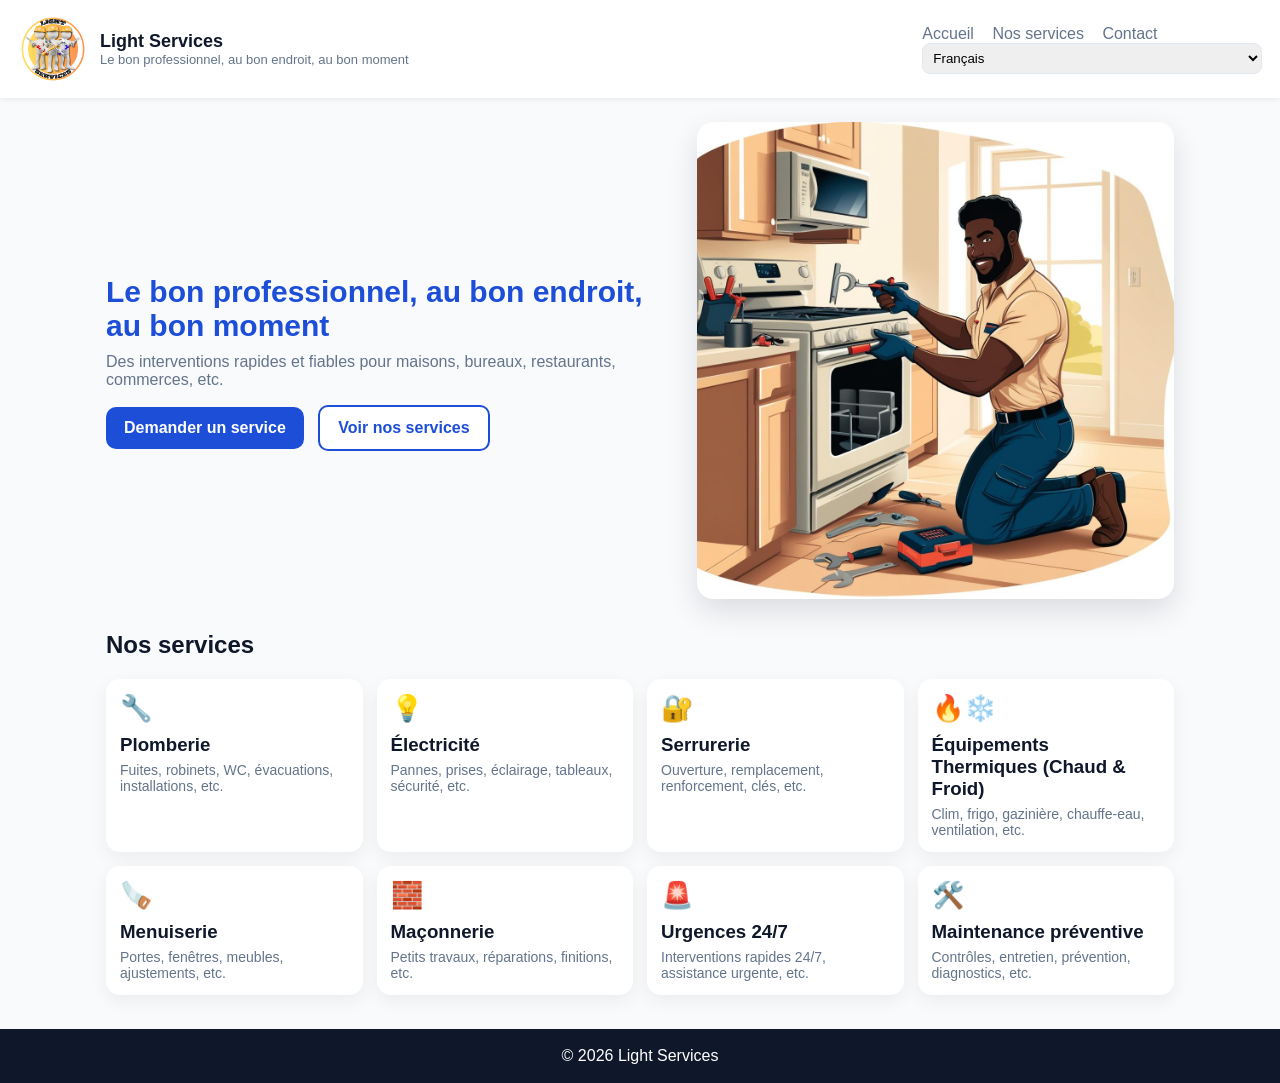
<file: index.html>
<!doctype html>
<html lang="fr">
<head>
  <meta charset="utf-8" />
  <meta name="viewport" content="width=device-width,initial-scale=1" />
  <title>Light Services - Accueil</title>
  <link rel="stylesheet" href="style.css">
</head>
<body>

  <header>
    <div class="brand">
      <a href="index.html" aria-label="Retour à l'accueil">
        <img src="assets/logo.png" alt="Light Services">
      </a>
      <div>
        <h1>Light Services</h1>
        <p id="slogan">—</p>
      </div>
    </div>
    <nav>
      <a href="index.html" id="navHome">Accueil</a>
      <a href="services.html" id="navServices">Nos services</a>
      <a href="contact.html" id="navContact">Contact</a>
      <select class="langSwitcher" aria-label="Language selector">
        <option value="fr">Français</option>
        <option value="en">English</option>
      </select>
    </nav>
  </header>


<main>
  <section class="hero">
    <div>
      <h2 id="heroTitle">Le bon professionnel, au bon endroit, au bon moment</h2>
      <p class="lead" id="heroLead">Des interventions rapides et fiables pour maisons, bureaux, restaurants, commerces, etc.</p>
      <a class="btn primary" href="contact.html" id="btnRequest">Demander un service</a>
      <a class="btn outline" href="services.html" id="btnServices">Voir nos services</a>
    </div>
    <div>
      <img src="assets/technicien.jpg" alt="Technicien Light Services">
    </div>
  </section>

  <section class="section">
    <h2 id="servicesSectionTitle">Nos services</h2>
    <div class="grid">
      <div class="card">
      <div class="icon">🔧</div><h3 id="s1Title">Plomberie</h3><p id="s1Text">Fuites, robinets, WC, évacuations, installations, etc.</p>
</div>
      <div class="card">
      <div class="icon">💡</div><h3 id="s2Title">Électricité</h3><p id="s2Text">Pannes, prises, éclairage, tableaux, sécurité, etc.</p>
</div>
      <div class="card">
      <div class="icon">🔐</div><h3 id="s3Title">Serrurerie</h3><p id="s3Text">Ouverture, remplacement, renforcement, clés, etc.</p>
</div>
      <div class="card">
      <div class="icon">🔥❄️</div><h3 id="s4Title">Équipements Thermiques (Chaud & Froid)</h3><p id="s4Text">Clim, frigo, gazinière, chauffe-eau, ventilation, etc.</p>
</div>
      <div class="card">
      <div class="icon">🪚</div><h3 id="s5Title">Menuiserie</h3><p id="s5Text">Portes, fenêtres, meubles, ajustements, etc.</p>
</div>
      <div class="card">
      <div class="icon">🧱</div><h3 id="s6Title">Maçonnerie</h3><p id="s6Text">Petits travaux, réparations, finitions, etc.</p>
</div>
      <div class="card">
      <div class="icon">🚨</div><h3 id="s7Title">Urgences 24/7</h3><p id="s7Text">Interventions rapides 24/7, assistance urgente, etc.</p>
</div>
      <div class="card">
      <div class="icon">🛠️</div><h3 id="s8Title">Maintenance préventive</h3><p id="s8Text">Contrôles, entretien, prévention, diagnostics, etc.</p>
</div>
    </div>
  </section>
</main>

<footer>© 2026 Light Services</footer>
<script src="script.js"></script>
<script>
  // slogan mirrors hero title
  document.addEventListener("DOMContentLoaded", ()=>{
    const h = document.getElementById("heroTitle");
    const s = document.getElementById("slogan");
    if(h && s) s.textContent = h.textContent;
  });
</script>
</body>
</html>
</file>
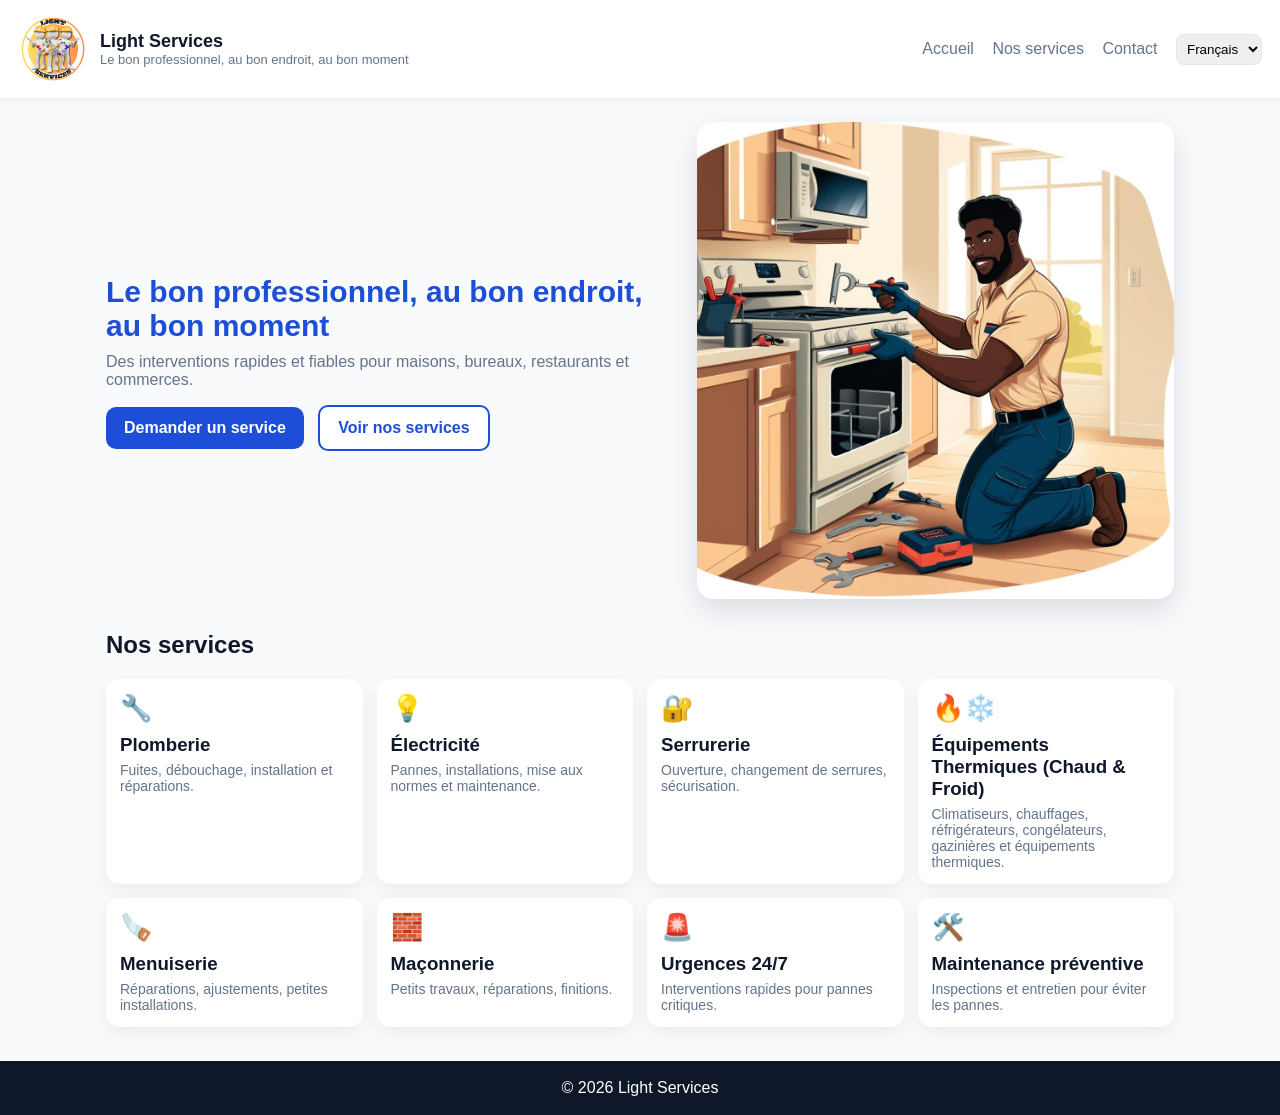
<file: frontend/index.html>
<!doctype html>
<html lang="fr">
<head>
  <meta charset="utf-8" />
  <meta name="viewport" content="width=device-width,initial-scale=1" />
  <title>Light Services - Accueil</title>
  <link rel="stylesheet" href="style.css">
</head>
<body>
  <header>
    <div class="brand">
      <img src="assets/logo.png" alt="Light Services">
      <div>
        <h1>Light Services</h1>
        <p id="slogan">—</p>
      </div>
    </div>
    <nav>
      <a href="index.html" id="navHome">Accueil</a>
      <a href="services.html" id="navServices">Nos services</a>
      <a href="contact.html" id="navContact">Contact</a>
      <select class="langSwitcher" aria-label="Language selector">
        <option value="fr">Français</option>
        <option value="en">English</option>
      </select>
    </nav>
  </header>

  <main>
    <section class="hero">
      <div>
        <h2 id="heroTitle">Le bon professionnel, au bon endroit, au bon moment</h2>
        <p class="lead" id="heroLead">Des interventions rapides et fiables…</p>
        <a class="btn primary" href="contact.html" id="btnRequest">Demander un service</a>
        <a class="btn outline" href="services.html" id="btnServices">Voir nos services</a>
      </div>
      <div>
        <img src="assets/technicien.jpg" alt="Technicien Light Services">
      </div>
    </section>

    <section class="section">
      <h2 id="servicesSectionTitle">Nos services</h2>
      <div class="grid">
        <div class="card">
          <div class="icon">🔧</div>
          <h3 id="s1Title">Plomberie</h3>
          <p id="s1Text">—</p>
        </div>
        <div class="card">
          <div class="icon">💡</div>
          <h3 id="s2Title">Électricité</h3>
          <p id="s2Text">—</p>
        </div>
        <div class="card">
          <div class="icon">🔐</div>
          <h3 id="s3Title">Serrurerie</h3>
          <p id="s3Text">—</p>
        </div>
        <div class="card">
          <div class="icon">🔥❄️</div>
          <h3 id="s4Title">Équipements Thermiques (Chaud & Froid)</h3>
          <p id="s4Text">—</p>
        </div>
        <div class="card">
          <div class="icon">🪚</div>
          <h3 id="s5Title">Menuiserie</h3>
          <p id="s5Text">—</p>
        </div>
        <div class="card">
          <div class="icon">🧱</div>
          <h3 id="s6Title">Maçonnerie</h3>
          <p id="s6Text">—</p>
        </div>
        <div class="card">
          <div class="icon">🚨</div>
          <h3 id="s7Title">Urgences 24/7</h3>
          <p id="s7Text">—</p>
        </div>
        <div class="card">
          <div class="icon">🛠️</div>
          <h3 id="s8Title">Maintenance préventive</h3>
          <p id="s8Text">—</p>
        </div>
      </div>
    </section>
  </main>

  <footer>© 2026 Light Services</footer>
  <script src="script.js"></script>
  <script>
    // slogan mirrors hero title
    document.addEventListener("DOMContentLoaded", ()=>{
      const h = document.getElementById("heroTitle");
      const s = document.getElementById("slogan");
      if(h && s) s.textContent = h.textContent;
    });
  </script>
</body>
</html>
</file>
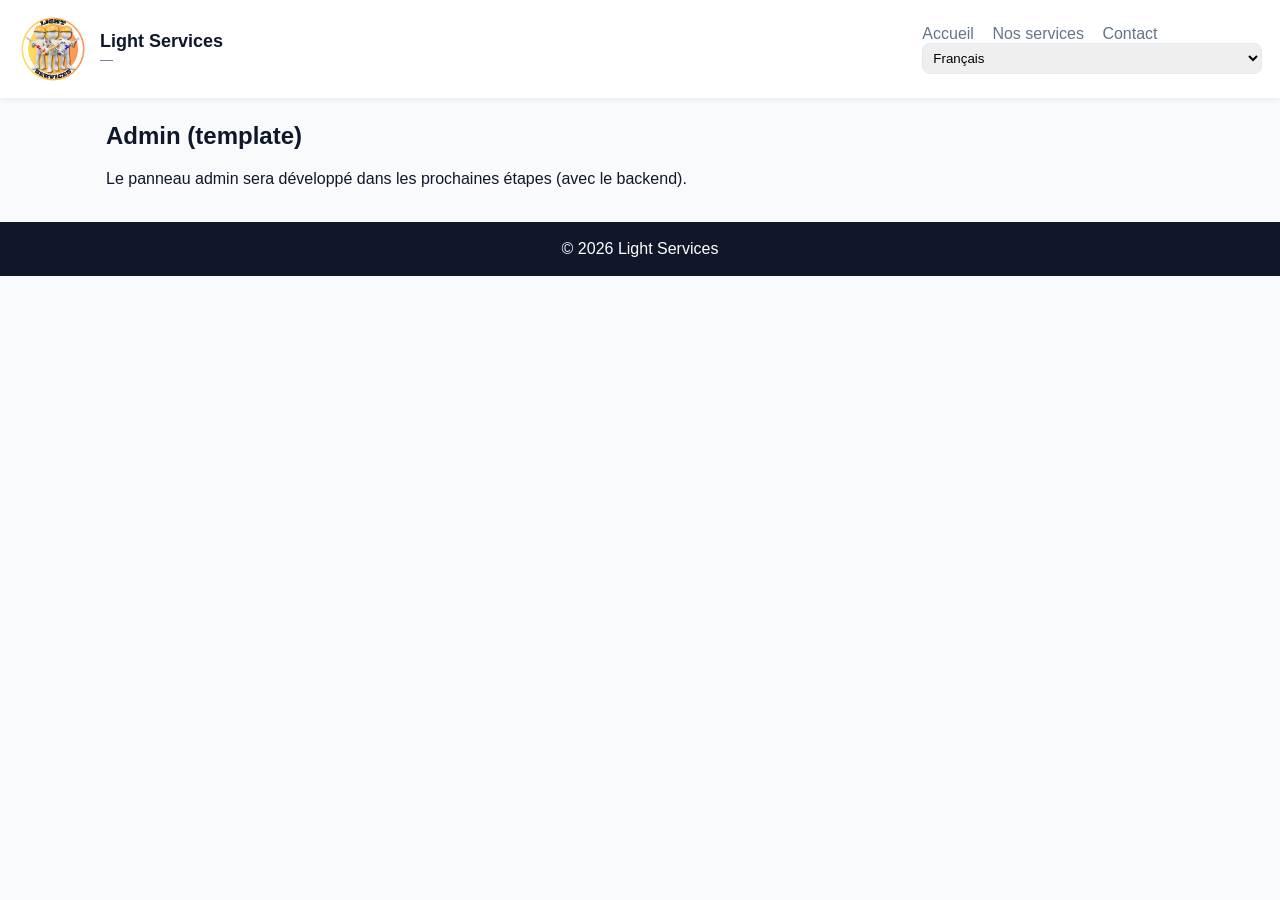
<file: admin.html>
<!doctype html>
<html lang="fr">
<head>
  <meta charset="utf-8" />
  <meta name="viewport" content="width=device-width,initial-scale=1" />
  <title>Admin - Light Services</title>
  <link rel="stylesheet" href="style.css">
</head>
<body>

  <header>
    <div class="brand">
      <a href="index.html" aria-label="Retour à l'accueil">
        <img src="assets/logo.png" alt="Light Services">
      </a>
      <div>
        <h1>Light Services</h1>
        <p id="slogan">—</p>
      </div>
    </div>
    <nav>
      <a href="index.html" id="navHome">Accueil</a>
      <a href="services.html" id="navServices">Nos services</a>
      <a href="contact.html" id="navContact">Contact</a>
      <select class="langSwitcher" aria-label="Language selector">
        <option value="fr">Français</option>
        <option value="en">English</option>
      </select>
    </nav>
  </header>


<main>
  <h2>Admin (template)</h2>
  <p>Le panneau admin sera développé dans les prochaines étapes (avec le backend).</p>
</main>

<footer>© 2026 Light Services</footer>
<script src="script.js"></script>
</body>
</html>
</file>
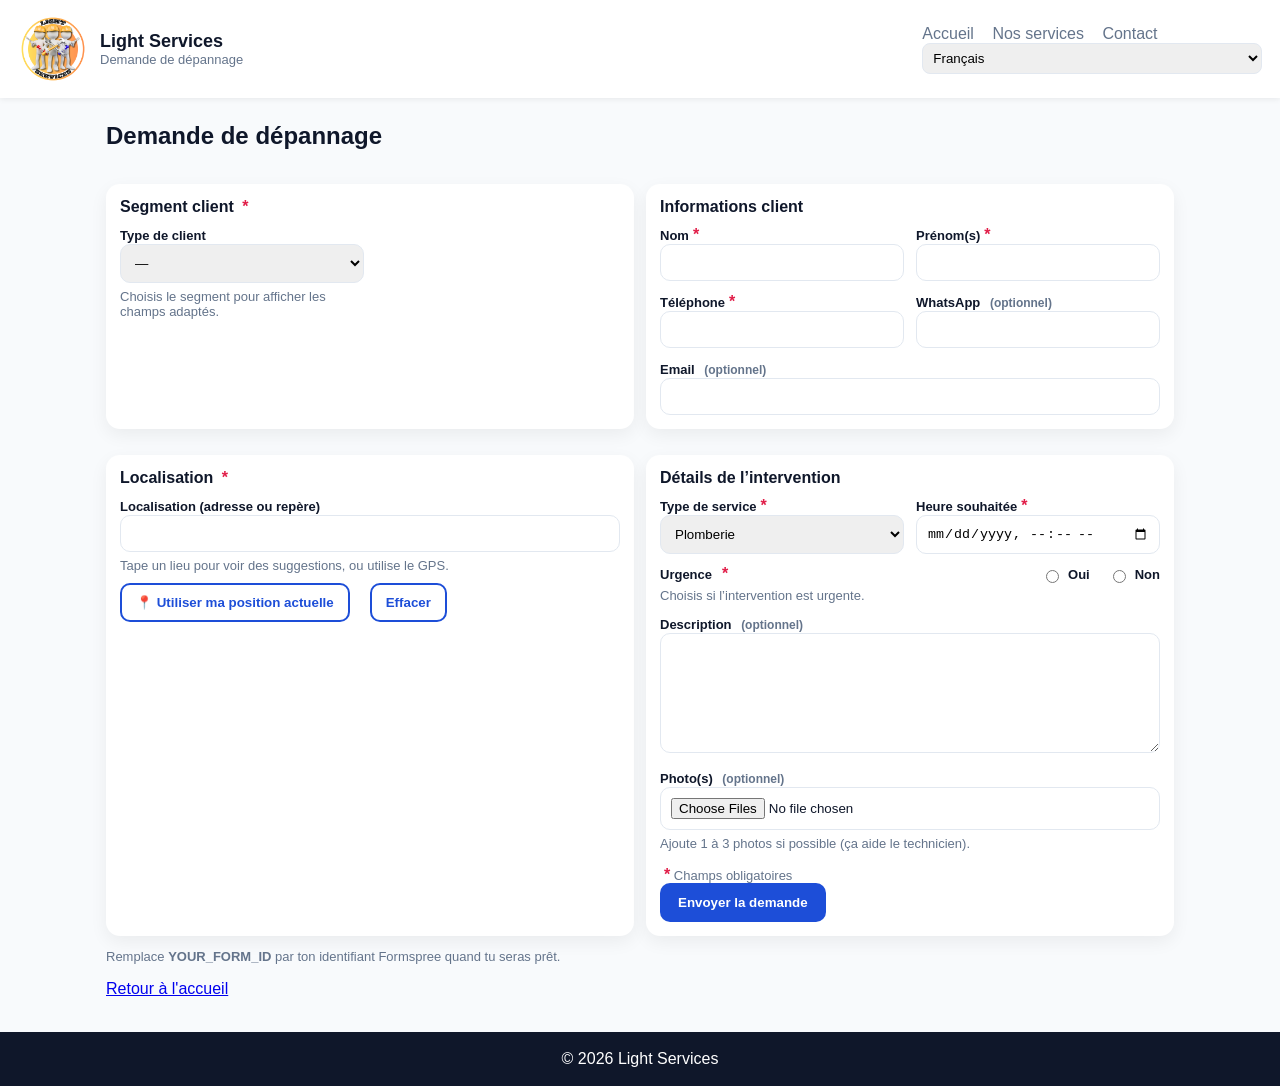
<file: contact.html>
<!doctype html>
<html lang="fr">
<head>
  <meta charset="utf-8" />
  <meta name="viewport" content="width=device-width,initial-scale=1" />
  <title>Contact - Light Services</title>
  <link rel="stylesheet" href="style.css">
</head>
<body>

  <header>
    <div class="brand">
      <a href="index.html" aria-label="Retour à l'accueil">
        <img src="assets/logo.png" alt="Light Services">
      </a>
      <div>
        <h1>Light Services</h1>
        <p id="slogan">—</p>
      </div>
    </div>
    <nav>
      <a href="index.html" id="navHome">Accueil</a>
      <a href="services.html" id="navServices">Nos services</a>
      <a href="contact.html" id="navContact">Contact</a>
      <select class="langSwitcher" aria-label="Language selector">
        <option value="fr">Français</option>
        <option value="en">English</option>
      </select>
    </nav>
  </header>


<main>
  <h2 id="contactTitle">Demande de dépannage</h2>

  <form id="contactForm" action="https://formspree.io/f/YOUR_FORM_ID" method="POST" enctype="multipart/form-data">

  <div class="fieldset">
    <h3 id="segTitle">Segment client <span class="req">*</span></h3>
    <div class="row">
      <div>
        <label for="clientType" id="labelClientType">Type de client</label><br>
        <select id="clientType" name="clientType" required>
          <option value="" disabled selected>—</option>
          <option value="PARTICULIER" id="ctIndividual">Particulier</option>
          <option value="COMMERCE" id="ctCommerce">Commerce</option>
          <option value="ENTREPRISE" id="ctEnterprise">Entreprise</option>
          <option value="CHANTIER" id="ctProject">Chantier / Projet</option>
        </select>
        <div class="form-hint" id="segHint">Choisis le segment pour afficher les champs adaptés.</div>
      </div>
    </div>

    <div id="blockCommerce" class="row hidden">
      <div>
        <label for="businessNameCommerce" id="labelBusinessNameCommerce">Nom du commerce<span class="req">*</span></label><br>
        <input id="businessNameCommerce" name="businessNameCommerce" type="text">
      </div>
      <div>
        <label for="activityType" id="labelActivityType">Type d’activité<span class="req">*</span></label><br>
        <select id="activityType" name="activityType">
          <option value="" disabled selected>—</option>
          <option value="RESTAURANT" id="actRestaurant">Restaurant</option>
          <option value="BOUTIQUE" id="actShop">Boutique</option>
          <option value="HOTEL" id="actHotel">Hôtel</option>
          <option value="SUPERMARCHE" id="actMarket">Supermarché</option>
          <option value="SALON" id="actSalon">Salon</option>
          <option value="PHARMACIE" id="actPharmacy">Pharmacie</option>
          <option value="AUTRE" id="actOther">Autre</option>
        </select>
      </div>
      <div id="activityOtherWrap" class="hidden" style="grid-column:span 2">
        <label for="activityOther" id="labelActivityOther">Préciser (Autre)<span class="req">*</span></label><br>
        <input id="activityOther" name="activityOther" type="text">
      </div>
    </div>

    <div id="blockEnterprise" class="row hidden">
      <div>
        <label for="businessNameEnterprise" id="labelBusinessNameEnterprise">Nom de l’entreprise<span class="req">*</span></label><br>
        <input id="businessNameEnterprise" name="businessNameEnterprise" type="text">
      </div>
      <div>
        <label for="requesterRole" id="labelRequesterRole">Fonction du demandeur <span class="opt">(optionnel)</span></label><br>
        <input id="requesterRole" name="requesterRole" type="text">
      </div>
    </div>

    <div id="blockProject" class="row hidden">
      <div>
        <label for="projectName" id="labelProjectName">Nom du projet<span class="req">*</span></label><br>
        <input id="projectName" name="projectName" type="text">
      </div>
      <div>
        <label for="siteManager" id="labelSiteManager">Responsable chantier<span class="req">*</span></label><br>
        <input id="siteManager" name="siteManager" type="text">
      </div>
      <div>
        <label for="siteArea" id="labelSiteArea">Surface approximative <span class="opt">(optionnel)</span></label><br>
        <input id="siteArea" name="siteArea" type="text" placeholder="ex: 200 m²">
      </div>
      <div>
        <label for="projectDuration" id="labelProjectDuration">Durée estimée <span class="opt">(optionnel)</span></label><br>
        <input id="projectDuration" name="projectDuration" type="text" placeholder="ex: 2 semaines">
      </div>
    </div>
  </div>

  <div class="fieldset">
    <h3 id="clientInfoTitle">Informations client</h3>
    <div class="row">
      <div>
        <label for="lastName" id="labelLastName">Nom<span class="req">*</span></label><br>
        <input id="lastName" name="lastName" type="text" required>
      </div>
      <div>
        <label for="firstNames" id="labelFirstNames">Prénom(s)<span class="req">*</span></label><br>
        <input id="firstNames" name="firstNames" type="text" required>
      </div>
      <div>
        <label for="phone" id="labelPhone">Téléphone<span class="req">*</span></label><br>
        <input id="phone" name="phone" type="tel" required>
      </div>
      <div>
        <label for="whatsapp" id="labelWhatsapp">WhatsApp <span class="opt">(optionnel)</span></label><br>
        <input id="whatsapp" name="whatsapp" type="tel">
      </div>
      <div style="grid-column:span 2">
        <label for="email" id="labelEmail">Email <span class="opt">(optionnel)</span></label><br>
        <input id="email" name="email" type="email">
      </div>
    </div>
  </div>

  <div class="fieldset">
    <h3 id="locTitle">Localisation <span class="req">*</span></h3>

    <div class="loc-wrap">
      <label for="location" id="labelLocation">Localisation (adresse ou repère)</label><br>
      <input id="location" name="location" type="text" autocomplete="off" required>
      <div id="locSuggestions" class="loc-suggestions" style="display:none"></div>
      <div class="form-hint" id="locationHelp">Tape un lieu pour voir des suggestions, ou utilise le GPS.</div>
      <div class="loc-actions">
        <button type="button" class="btn secondary" id="useGpsBtn">📍 Utiliser ma position actuelle</button>
        <button type="button" class="btn outline" id="clearLocBtn">Effacer</button>
      </div>
    </div>

    <input type="hidden" id="latitude" name="latitude">
    <input type="hidden" id="longitude" name="longitude">
  </div>

  <div class="fieldset">
    <h3 id="jobTitle">Détails de l’intervention</h3>
    <div class="row">
      <div>
        <label for="service" id="labelService">Type de service<span class="req">*</span></label><br>
        <select id="service" name="service" required>
          <option value="plomberie">Plomberie</option>
          <option value="electricite">Électricité</option>
          <option value="serrurerie">Serrurerie</option>
          <option value="thermique">Équipements Thermiques (Chaud & Froid)</option>
          <option value="menuiserie">Menuiserie</option>
          <option value="maconnerie">Maçonnerie</option>
          <option value="urgence">Urgences 24/7</option>
          <option value="maintenance">Maintenance préventive</option>
        </select>
      </div>

      <div>
        <label for="preferredTime" id="labelPreferredTime">Heure souhaitée<span class="req">*</span></label><br>
        <input id="preferredTime" name="preferredTime" type="datetime-local" required>
      </div>

      <div class="toggle" style="grid-column:span 2">
        <div>
          <label id="labelUrgency">Urgence<span class="req">*</span></label>
          <div class="form-hint" id="urgencyHint">Choisis si l’intervention est urgente.</div>
        </div>
        <div class="radio-group">
          <label>
            <input type="radio" name="urgent" value="YES" required>
            <span id="urgentYes">Oui</span>
          </label>
          <label>
            <input type="radio" name="urgent" value="NO" required>
            <span id="urgentNo">Non</span>
          </label>
        </div>
      </div>

      <div style="grid-column:span 2">
        <label for="message" id="labelMessage">Description <span class="opt">(optionnel)</span></label><br>
        <textarea id="message" name="message"></textarea>
      </div>

      <div style="grid-column:span 2">
        <label for="photos" id="labelPhotos">Photo(s) <span class="opt">(optionnel)</span></label><br>
        <input id="photos" name="photos" type="file" accept="image/*" multiple>
        <div class="form-hint" id="photosHint">Ajoute 1 à 3 photos si possible (ça aide le technicien).</div>
        <div id="photoPreview" class="photo-preview"></div>
      </div>
    </div>

    <div class="form-hint"><span class="req">*</span> <span id="requiredNote">Champs obligatoires</span></div>
    <button class="btn primary" id="contactSubmit" type="submit">Envoyer la demande</button>
  </div>

</form>

  <p class="note">
    Remplace <b>YOUR_FORM_ID</b> par ton identifiant Formspree quand tu seras prêt.
  </p>
  <p><a href="index.html" id="backHome">Retour à l'accueil</a></p>
</main>

<footer>© 2026 Light Services</footer>
<script src="script.js"></script>
<script>
  document.addEventListener("DOMContentLoaded", ()=>{
    const h = document.getElementById("contactTitle");
    const s = document.getElementById("slogan");
    if(h && s) s.textContent = h.textContent;
  });
</script>
</body>
</html>
</file>
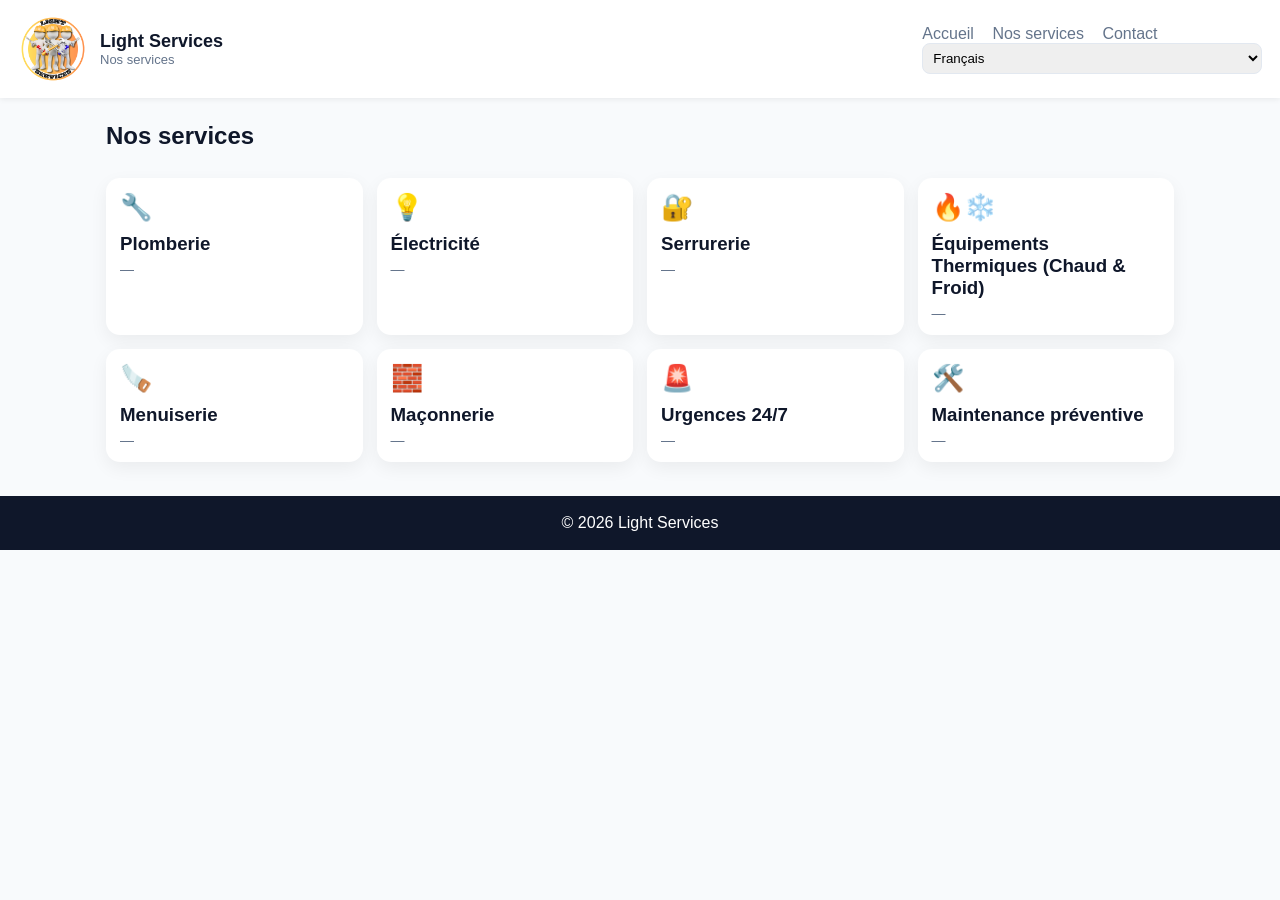
<file: services.html>
<!doctype html>
<html lang="fr">
<head>
  <meta charset="utf-8" />
  <meta name="viewport" content="width=device-width,initial-scale=1" />
  <title>Nos services - Light Services</title>
  <link rel="stylesheet" href="style.css">
</head>
<body>

  <header>
    <div class="brand">
      <a href="index.html" aria-label="Retour à l'accueil">
        <img src="assets/logo.png" alt="Light Services">
      </a>
      <div>
        <h1>Light Services</h1>
        <p id="slogan">—</p>
      </div>
    </div>
    <nav>
      <a href="index.html" id="navHome">Accueil</a>
      <a href="services.html" id="navServices">Nos services</a>
      <a href="contact.html" id="navContact">Contact</a>
      <select class="langSwitcher" aria-label="Language selector">
        <option value="fr">Français</option>
        <option value="en">English</option>
      </select>
    </nav>
  </header>


<main>
  <h2 id="servicesPageTitle">Nos services</h2>
  <div class="grid section">
    <div class="card serviceCard" data-service="s1" role="button" tabindex="0" aria-expanded="false">
      <div class="icon">🔧</div><h3 id="s1Title">Plomberie</h3><p id="s1Text">—</p>
      <div class="serviceDetails" id="s1Details" aria-hidden="true">
        <ul class="subservices" id="s1List"></ul>
      </div>
</div>
    <div class="card serviceCard" data-service="s2" role="button" tabindex="0" aria-expanded="false">
      <div class="icon">💡</div><h3 id="s2Title">Électricité</h3><p id="s2Text">—</p>
      <div class="serviceDetails" id="s2Details" aria-hidden="true">
        <ul class="subservices" id="s2List"></ul>
      </div>
</div>
    <div class="card serviceCard" data-service="s3" role="button" tabindex="0" aria-expanded="false">
      <div class="icon">🔐</div><h3 id="s3Title">Serrurerie</h3><p id="s3Text">—</p>
      <div class="serviceDetails" id="s3Details" aria-hidden="true">
        <ul class="subservices" id="s3List"></ul>
      </div>
</div>
    <div class="card serviceCard" data-service="s4" role="button" tabindex="0" aria-expanded="false">
      <div class="icon">🔥❄️</div><h3 id="s4Title">Équipements Thermiques (Chaud & Froid)</h3><p id="s4Text">—</p>
      <div class="serviceDetails" id="s4Details" aria-hidden="true">
        <ul class="subservices" id="s4List"></ul>
      </div>
</div>
    <div class="card serviceCard" data-service="s5" role="button" tabindex="0" aria-expanded="false">
      <div class="icon">🪚</div><h3 id="s5Title">Menuiserie</h3><p id="s5Text">—</p>
      <div class="serviceDetails" id="s5Details" aria-hidden="true">
        <ul class="subservices" id="s5List"></ul>
      </div>
</div>
    <div class="card serviceCard" data-service="s6" role="button" tabindex="0" aria-expanded="false">
      <div class="icon">🧱</div><h3 id="s6Title">Maçonnerie</h3><p id="s6Text">—</p>
      <div class="serviceDetails" id="s6Details" aria-hidden="true">
        <ul class="subservices" id="s6List"></ul>
      </div>
</div>
    <div class="card serviceCard" data-service="s7" role="button" tabindex="0" aria-expanded="false">
      <div class="icon">🚨</div><h3 id="s7Title">Urgences 24/7</h3><p id="s7Text">—</p>
      <div class="serviceDetails" id="s7Details" aria-hidden="true">
        <ul class="subservices" id="s7List"></ul>
      </div>
</div>
    <div class="card serviceCard" data-service="s8" role="button" tabindex="0" aria-expanded="false">
      <div class="icon">🛠️</div><h3 id="s8Title">Maintenance préventive</h3><p id="s8Text">—</p>
      <div class="serviceDetails" id="s8Details" aria-hidden="true">
        <ul class="subservices" id="s8List"></ul>
      </div>
</div>
  </div>
</main>

<footer>© 2026 Light Services</footer>
<script src="script.js"></script>
<script>
  document.addEventListener("DOMContentLoaded", ()=>{
    const h = document.getElementById("servicesPageTitle");
    const s = document.getElementById("slogan");
    if(h && s) s.textContent = h.textContent;
  });
</script>
</body>
</html>
</file>
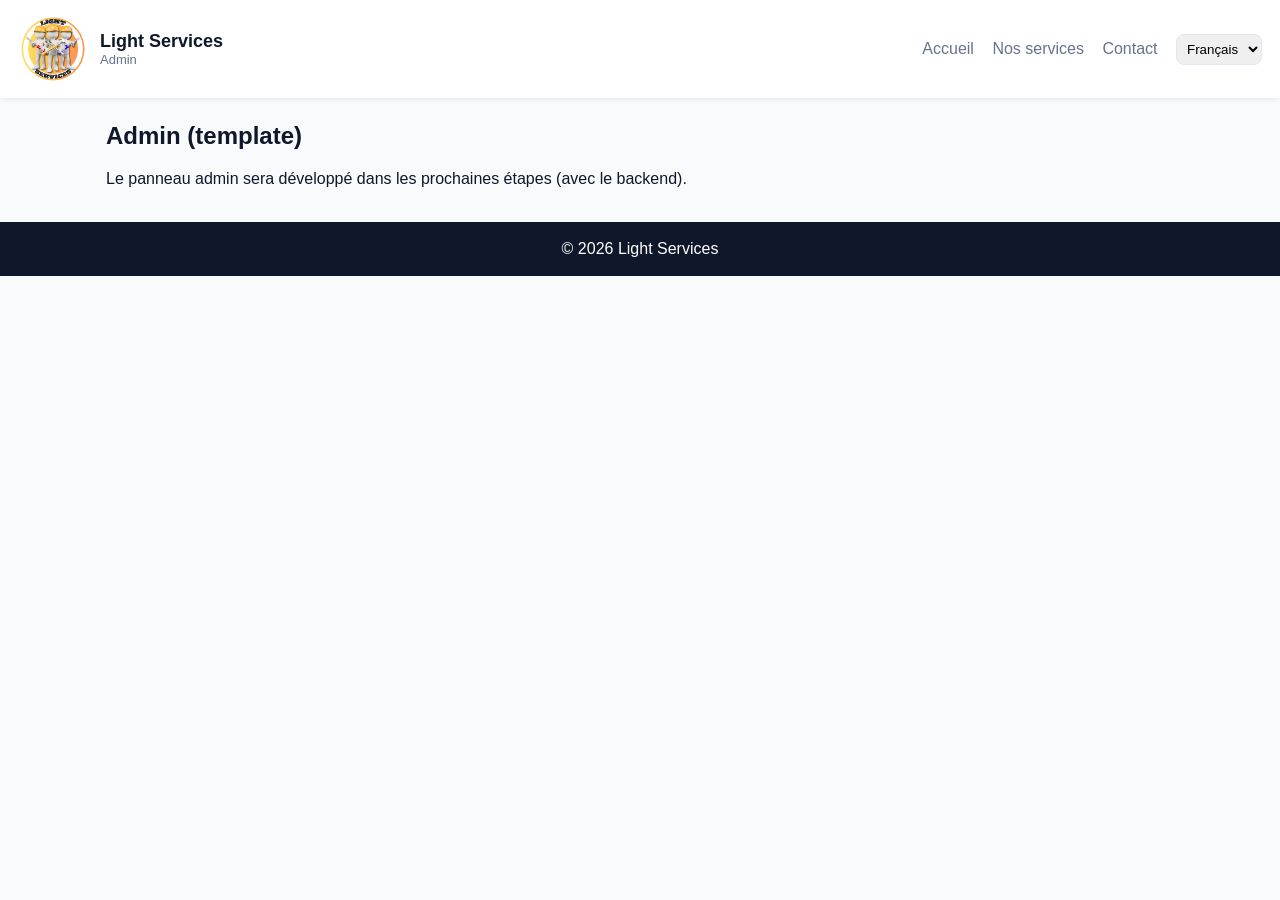
<file: frontend/admin.html>
<!doctype html>
<html lang="fr">
<head>
  <meta charset="utf-8" />
  <meta name="viewport" content="width=device-width,initial-scale=1" />
  <title>Admin - Light Services</title>
  <link rel="stylesheet" href="style.css">
</head>
<body>
  <header>
    <div class="brand">
      <img src="assets/logo.png" alt="Light Services">
      <div>
        <h1>Light Services</h1>
        <p>Admin</p>
      </div>
    </div>
    <nav>
      <a href="index.html" id="navHome">Accueil</a>
      <a href="services.html" id="navServices">Nos services</a>
      <a href="contact.html" id="navContact">Contact</a>
      <select class="langSwitcher" aria-label="Language selector">
        <option value="fr">Français</option>
        <option value="en">English</option>
      </select>
    </nav>
  </header>

  <main>
    <h2>Admin (template)</h2>
    <p>Le panneau admin sera développé dans les prochaines étapes (avec le backend).</p>
  </main>

  <footer>© 2026 Light Services</footer>
  <script src="script.js"></script>
</body>
</html>
</file>
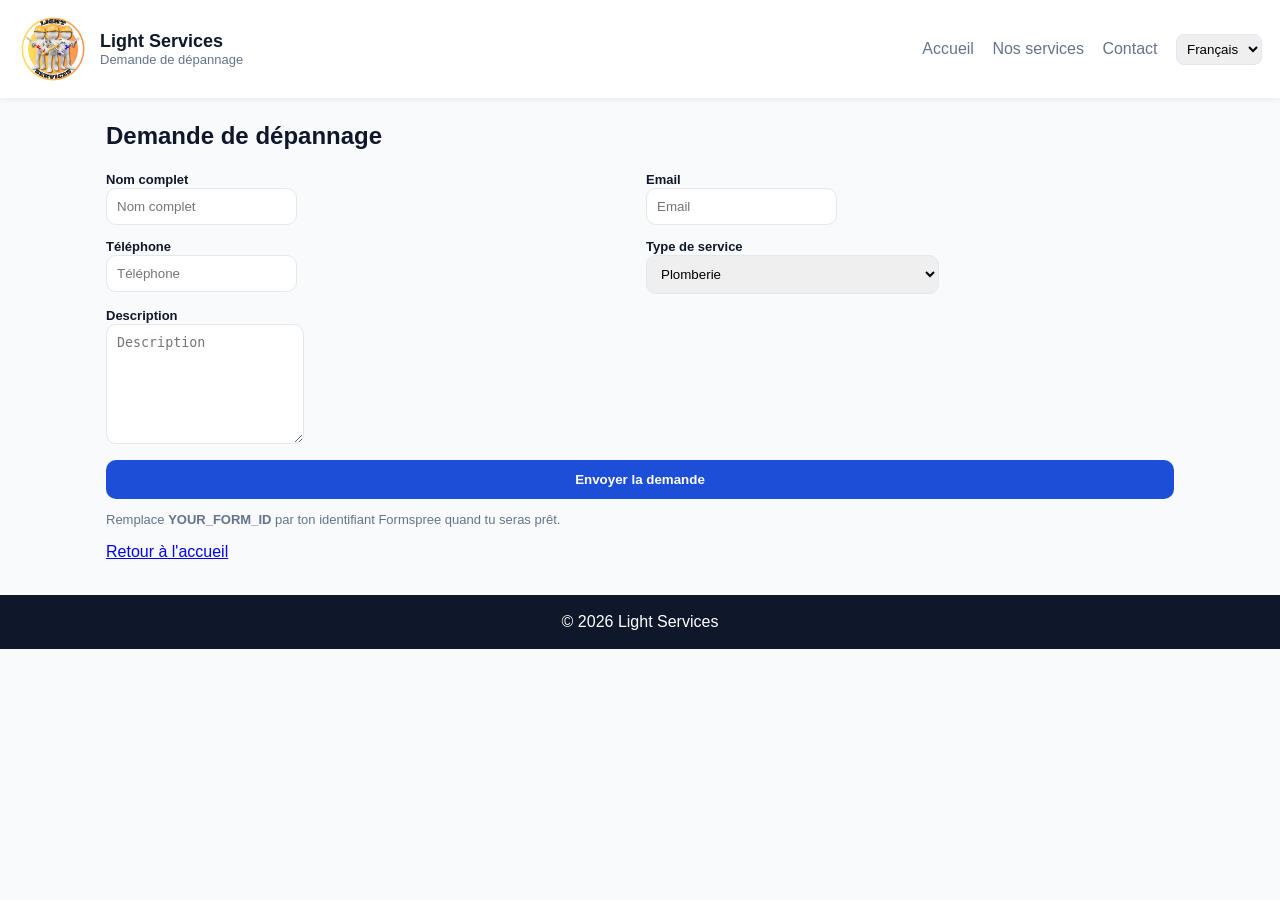
<file: frontend/contact.html>
<!doctype html>
<html lang="fr">
<head>
  <meta charset="utf-8" />
  <meta name="viewport" content="width=device-width,initial-scale=1" />
  <title>Contact - Light Services</title>
  <link rel="stylesheet" href="style.css">
</head>
<body>
  <header>
    <div class="brand">
      <img src="assets/logo.png" alt="Light Services">
      <div>
        <h1>Light Services</h1>
        <p id="slogan">—</p>
      </div>
    </div>
    <nav>
      <a href="index.html" id="navHome">Accueil</a>
      <a href="services.html" id="navServices">Nos services</a>
      <a href="contact.html" id="navContact">Contact</a>
      <select class="langSwitcher" aria-label="Language selector">
        <option value="fr">Français</option>
        <option value="en">English</option>
      </select>
    </nav>
  </header>

  <main>
    <h2 id="contactTitle">Demande de dépannage</h2>

    <form id="contactForm" action="https://formspree.io/f/YOUR_FORM_ID" method="POST">
      <div>
        <label for="name" id="labelName">Nom complet</label><br>
        <input id="name" name="name" type="text" required>
      </div>
      <div>
        <label for="email" id="labelEmail">Email</label><br>
        <input id="email" name="email" type="email" required>
      </div>
      <div>
        <label for="phone" id="labelPhone">Téléphone</label><br>
        <input id="phone" name="phone" type="tel" required>
      </div>
      <div>
        <label for="service" id="labelService">Type de service</label><br>
        <select id="service" name="service">
          <option value="plomberie">Plomberie</option>
          <option value="electricite">Électricité</option>
          <option value="serrurerie">Serrurerie</option>
          <option value="thermique">Équipements Thermiques (Chaud & Froid)</option>
          <option value="menuiserie">Menuiserie</option>
          <option value="maconnerie">Maçonnerie</option>
          <option value="urgence">Urgences 24/7</option>
          <option value="maintenance">Maintenance préventive</option>
        </select>
      </div>
      <div style="grid-column:span 2">
        <label for="message" id="labelMessage">Description</label><br>
        <textarea id="message" name="message" required></textarea>
      </div>

      <button class="btn primary" id="contactSubmit" type="submit">Envoyer la demande</button>
    </form>

    <p class="note">
      Remplace <b>YOUR_FORM_ID</b> par ton identifiant Formspree quand tu seras prêt.
    </p>
    <p><a href="index.html" id="backHome">Retour à l'accueil</a></p>
  </main>

  <footer>© 2026 Light Services</footer>
  <script src="script.js"></script>
  <script>
    document.addEventListener("DOMContentLoaded", ()=>{
      const h = document.getElementById("contactTitle");
      const s = document.getElementById("slogan");
      if(h && s) s.textContent = h.textContent;
    });
  </script>
</body>
</html>
</file>
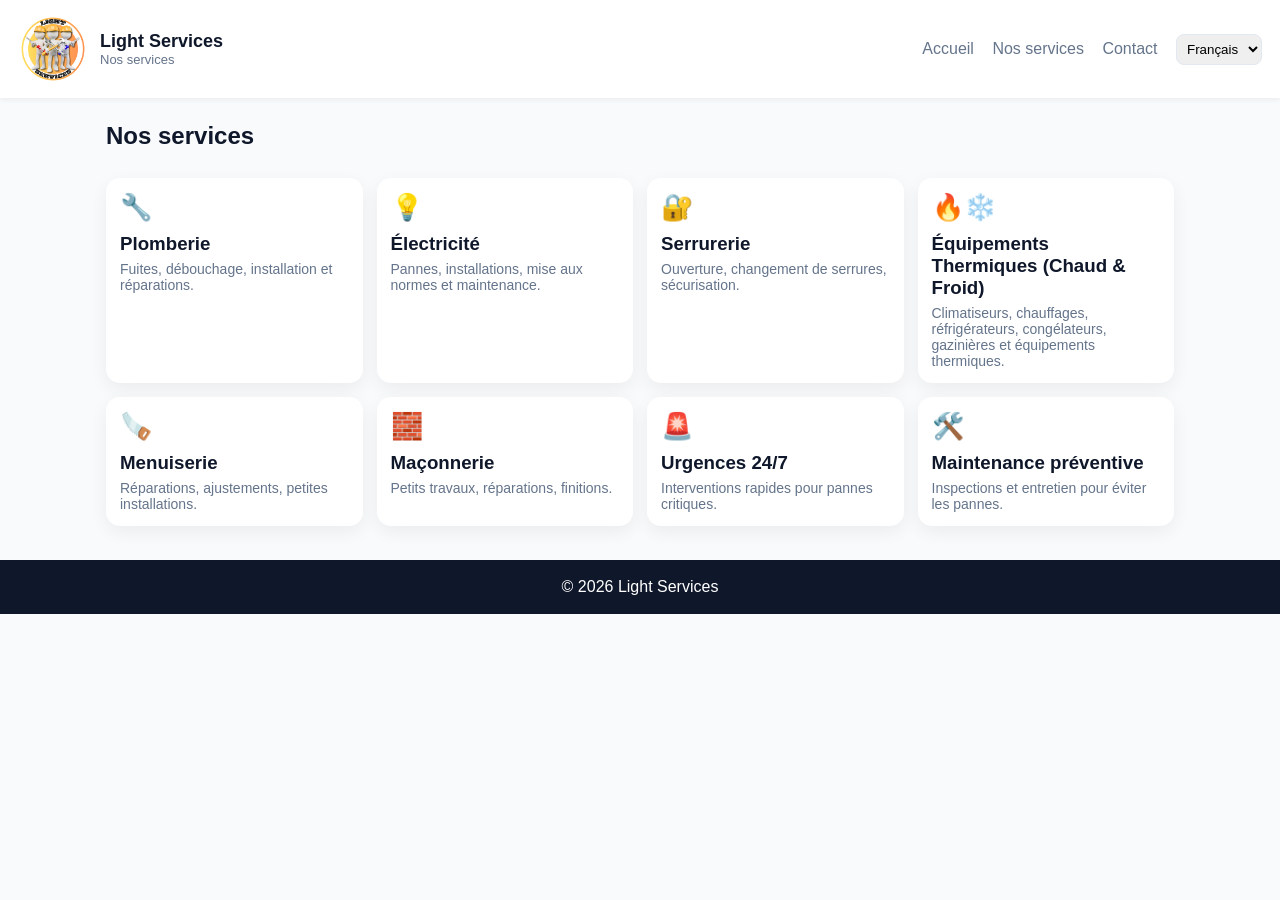
<file: frontend/services.html>
<!doctype html>
<html lang="fr">
<head>
  <meta charset="utf-8" />
  <meta name="viewport" content="width=device-width,initial-scale=1" />
  <title>Nos services - Light Services</title>
  <link rel="stylesheet" href="style.css">
</head>
<body>
  <header>
    <div class="brand">
      <img src="assets/logo.png" alt="Light Services">
      <div>
        <h1>Light Services</h1>
        <p id="slogan">—</p>
      </div>
    </div>
    <nav>
      <a href="index.html" id="navHome">Accueil</a>
      <a href="services.html" id="navServices">Nos services</a>
      <a href="contact.html" id="navContact">Contact</a>
      <select class="langSwitcher" aria-label="Language selector">
        <option value="fr">Français</option>
        <option value="en">English</option>
      </select>
    </nav>
  </header>

  <main>
    <h2 id="servicesPageTitle">Nos services</h2>
    <div class="grid section">
      <div class="card"><div class="icon">🔧</div><h3 id="s1Title">Plomberie</h3><p id="s1Text">—</p></div>
      <div class="card"><div class="icon">💡</div><h3 id="s2Title">Électricité</h3><p id="s2Text">—</p></div>
      <div class="card"><div class="icon">🔐</div><h3 id="s3Title">Serrurerie</h3><p id="s3Text">—</p></div>
      <div class="card"><div class="icon">🔥❄️</div><h3 id="s4Title">Équipements Thermiques (Chaud & Froid)</h3><p id="s4Text">—</p></div>
      <div class="card"><div class="icon">🪚</div><h3 id="s5Title">Menuiserie</h3><p id="s5Text">—</p></div>
      <div class="card"><div class="icon">🧱</div><h3 id="s6Title">Maçonnerie</h3><p id="s6Text">—</p></div>
      <div class="card"><div class="icon">🚨</div><h3 id="s7Title">Urgences 24/7</h3><p id="s7Text">—</p></div>
      <div class="card"><div class="icon">🛠️</div><h3 id="s8Title">Maintenance préventive</h3><p id="s8Text">—</p></div>
    </div>
  </main>

  <footer>© 2026 Light Services</footer>
  <script src="script.js"></script>
  <script>
    document.addEventListener("DOMContentLoaded", ()=>{
      const h = document.getElementById("servicesPageTitle");
      const s = document.getElementById("slogan");
      if(h && s) s.textContent = h.textContent;
    });
  </script>
</body>
</html>
</file>
<file: style.css>
:root{
  --blue:#1d4ed8;
  --orange:#f97316;
  --muted:#64748b;
  --bg:#f8fafc;
  --card:#ffffff;
  --text:#0f172a;
}

*{box-sizing:border-box}
body{margin:0;font-family:Arial, sans-serif;background:var(--bg);color:var(--text)}
header{background:#fff;box-shadow:0 1px 6px rgba(2,6,23,.08);padding:14px 18px;display:flex;align-items:center;justify-content:space-between;gap:12px;flex-wrap:wrap}
.brand{display:flex;align-items:center;gap:12px}
.brand a{display:inline-flex;align-items:center}
.brand img{height:70px}
.brand h1{font-size:18px;margin:0}
.brand p{margin:0;color:var(--muted);font-size:13px}
nav a{color:var(--muted);text-decoration:none;margin-right:14px}
nav a:hover{color:var(--blue)}
nav select{padding:6px;border-radius:8px;border:1px solid #e2e8f0}
main{max-width:1100px;margin:24px auto;padding:0 16px}
.hero{display:grid;grid-template-columns:1.2fr 1fr;gap:18px;align-items:center}
.hero h2{font-size:30px;margin:0 0 10px;color:var(--blue)}
.hero .lead{color:var(--muted);font-size:16px;margin:0 0 16px}
.hero img{width:100%;height:auto;border-radius:16px;box-shadow:0 12px 30px rgba(2,6,23,.12);background:#fff}
.btn{display:inline-block;padding:12px 18px;border-radius:10px;text-decoration:none;font-weight:700}
.btn.primary{background:var(--blue);color:#fff}
.btn.outline{border:2px solid var(--blue);color:var(--blue);background:#fff;margin-left:10px}
.section{margin-top:28px}
.grid{display:grid;grid-template-columns:repeat(4,1fr);gap:14px}
.card{background:var(--card);border-radius:14px;padding:14px;box-shadow:0 6px 18px rgba(2,6,23,.06)}
.card .icon{font-size:26px}
.card h3{margin:10px 0 6px}
.card p{margin:0;color:var(--muted);font-size:14px}
footer{margin-top:34px;padding:18px;text-align:center;background:#0f172a;color:#fff}
form{display:grid;grid-template-columns:1fr 1fr;gap:12px}
label{font-weight:700;font-size:13px}
input, select, textarea{padding:10px;border:1px solid #e2e8f0;border-radius:10px;width:100%}
textarea{grid-column:span 2;min-height:120px}
form .btn{grid-column:span 2;text-align:center;border:none;cursor:pointer}
.note{color:var(--muted);font-size:13px}
@media(max-width:900px){
  .hero{grid-template-columns:1fr}
  .grid{grid-template-columns:repeat(2,1fr)}
  form{grid-template-columns:1fr}
  textarea{grid-column:span 1}
}
@media(max-width:520px){
  .grid{grid-template-columns:1fr}
  .btn.outline{margin-left:0;margin-top:10px}
}


/* V8 PRO: location autocomplete */
.loc-wrap{position:relative}
.loc-suggestions{
  position:absolute;
  top:100%;
  left:0;
  right:0;
  background:#fff;
  border:1px solid #e2e8f0;
  border-radius:12px;
  margin-top:6px;
  box-shadow:0 10px 22px rgba(2,6,23,.10);
  max-height:220px;
  overflow:auto;
  z-index:50;
}
.loc-suggestions button{
  width:100%;
  text-align:left;
  border:none;
  background:transparent;
  padding:10px 12px;
  cursor:pointer;
  font-size:14px;
  color:var(--text);
}
.loc-suggestions button:hover{background:#f1f5f9}
.loc-actions{display:flex;gap:10px;flex-wrap:wrap;margin-top:10px}
.loc-actions .btn{padding:10px 14px}
.btn.secondary{background:#fff;color:var(--blue);border:2px solid var(--blue)}


/* V9: header band like V6 (logo clickable but same look) */
.brand a{display:inline-flex;align-items:center;text-decoration:none}
.brand a:visited{color:inherit}
.brand a:focus{outline:none}


/* V10: form UX (required/optional + dynamic fields + photo preview) */
.req{color:#dc2626;font-weight:800;margin-left:4px}
.opt{color:var(--muted);font-weight:600;margin-left:6px;font-size:12px}
.form-hint{color:var(--muted);font-size:13px;margin:6px 0 0}
.fieldset{background:var(--card);border-radius:14px;padding:14px;box-shadow:0 6px 18px rgba(2,6,23,.06);margin-top:14px}
.fieldset h3{margin:0 0 10px;font-size:16px}
.row{display:grid;grid-template-columns:1fr 1fr;gap:12px}
@media(max-width:900px){.row{grid-template-columns:1fr}}
.toggle{display:flex;align-items:center;gap:10px;flex-wrap:wrap}
.photo-preview{display:flex;gap:10px;flex-wrap:wrap;margin-top:10px}
.photo-preview img{width:90px;height:90px;object-fit:cover;border-radius:12px;box-shadow:0 6px 18px rgba(2,6,23,.12)}
.hidden{display:none !important}


/* V12 overrides: ensure required stars visible + urgency alignment */
.req{color:#e11d48 !important;font-weight:800 !important;font-size:16px !important;line-height:1}
.toggle{justify-content:space-between !important;align-items:center !important;gap:20px !important}
.toggle label{display:flex !important;align-items:center !important;gap:6px !important;font-weight:600 !important}


/* V13: urgency alignment + radio group harmony */
.radio-group{display:flex;align-items:center;gap:18px}
.radio-group label{margin:0 !important}
.radio-group input{transform:translateY(1px)}
.toggle{align-items:flex-start !important}
.toggle > div:first-child{min-width:220px}


/* V15: Service details (accordion) */
.serviceCard{cursor:pointer; position:relative}
.serviceHint{
  margin-top:10px;
  color: var(--muted);
  font-size: 13px;
}
.serviceDetails{
  margin-top:12px;
  padding-top:12px;
  border-top:1px dashed #e2e8f0;
  display:none;
}
.serviceCard.open .serviceDetails{display:block}
.subservices{
  margin:0;
  padding-left:18px;
}
.subservices li{
  margin:6px 0;
  color: var(--text);
  opacity: .92;
}
.serviceCard.open{
  outline: 2px solid rgba(14,165,233,.25);
}


/* V17: service details toggle */
.serviceDetails{display:none;margin-top:10px;padding-top:10px;border-top:1px solid #e2e8f0}
.card.open .serviceDetails{display:block}
.subservices{margin-left:18px;margin-top:6px}
.subservices li{margin:4px 0;color:#334155}
.serviceHint{margin-top:8px;color:#64748b;font-size:13px}
.card.serviceCard{cursor:pointer}


/* V18: no hint text on home/services */
.serviceHint{display:none !important}
</file>
<file: frontend/style.css>
:root{
  --blue:#1d4ed8;
  --orange:#f97316;
  --muted:#64748b;
  --bg:#f8fafc;
  --card:#ffffff;
  --text:#0f172a;
}

*{box-sizing:border-box}
body{margin:0;font-family:Arial, sans-serif;background:var(--bg);color:var(--text)}
header{background:#fff;box-shadow:0 1px 6px rgba(2,6,23,.08);padding:14px 18px;display:flex;align-items:center;justify-content:space-between;gap:12px;flex-wrap:wrap}
.brand{display:flex;align-items:center;gap:12px}
.brand img{height:70px}
.brand h1{font-size:18px;margin:0}
.brand p{margin:0;color:var(--muted);font-size:13px}
nav a{color:var(--muted);text-decoration:none;margin-right:14px}
nav a:hover{color:var(--blue)}
nav select{padding:6px;border-radius:8px;border:1px solid #e2e8f0}
main{max-width:1100px;margin:24px auto;padding:0 16px}
.hero{display:grid;grid-template-columns:1.2fr 1fr;gap:18px;align-items:center}
.hero h2{font-size:30px;margin:0 0 10px;color:var(--blue)}
.hero .lead{color:var(--muted);font-size:16px;margin:0 0 16px}
.hero img{width:100%;height:auto;border-radius:16px;box-shadow:0 12px 30px rgba(2,6,23,.12);background:#fff}
.btn{display:inline-block;padding:12px 18px;border-radius:10px;text-decoration:none;font-weight:700}
.btn.primary{background:var(--blue);color:#fff}
.btn.outline{border:2px solid var(--blue);color:var(--blue);background:#fff;margin-left:10px}
.section{margin-top:28px}
.grid{display:grid;grid-template-columns:repeat(4,1fr);gap:14px}
.card{background:var(--card);border-radius:14px;padding:14px;box-shadow:0 6px 18px rgba(2,6,23,.06)}
.card .icon{font-size:26px}
.card h3{margin:10px 0 6px}
.card p{margin:0;color:var(--muted);font-size:14px}
footer{margin-top:34px;padding:18px;text-align:center;background:#0f172a;color:#fff}
form{display:grid;grid-template-columns:1fr 1fr;gap:12px}
label{font-weight:700;font-size:13px}
input, select, textarea{padding:10px;border:1px solid #e2e8f0;border-radius:10px}
textarea{grid-column:span 2;min-height:120px}
form .btn{grid-column:span 2;text-align:center;border:none;cursor:pointer}
.note{color:var(--muted);font-size:13px}
@media(max-width:900px){
  .hero{grid-template-columns:1fr}
  .grid{grid-template-columns:repeat(2,1fr)}
  form{grid-template-columns:1fr}
  textarea{grid-column:span 1}
}
@media(max-width:520px){
  .grid{grid-template-columns:1fr}
  .btn.outline{margin-left:0;margin-top:10px}
}
</file>
